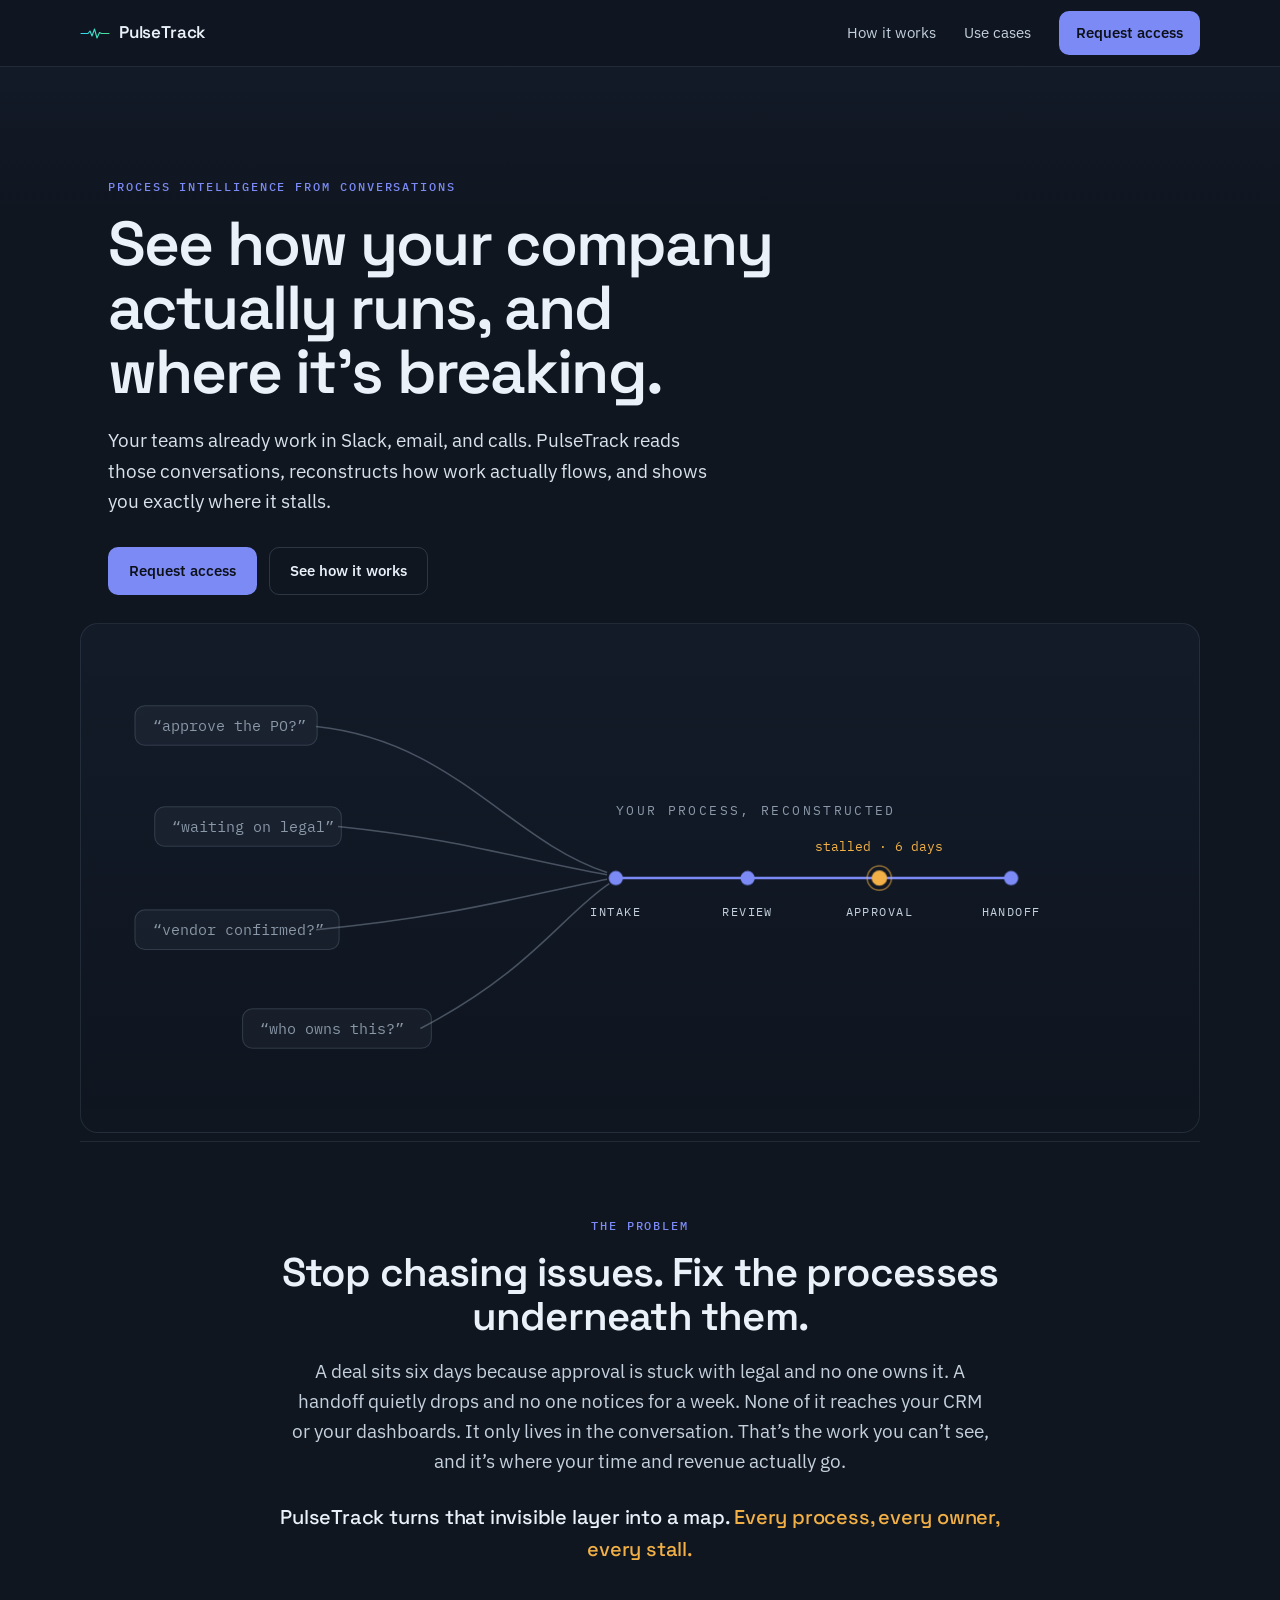
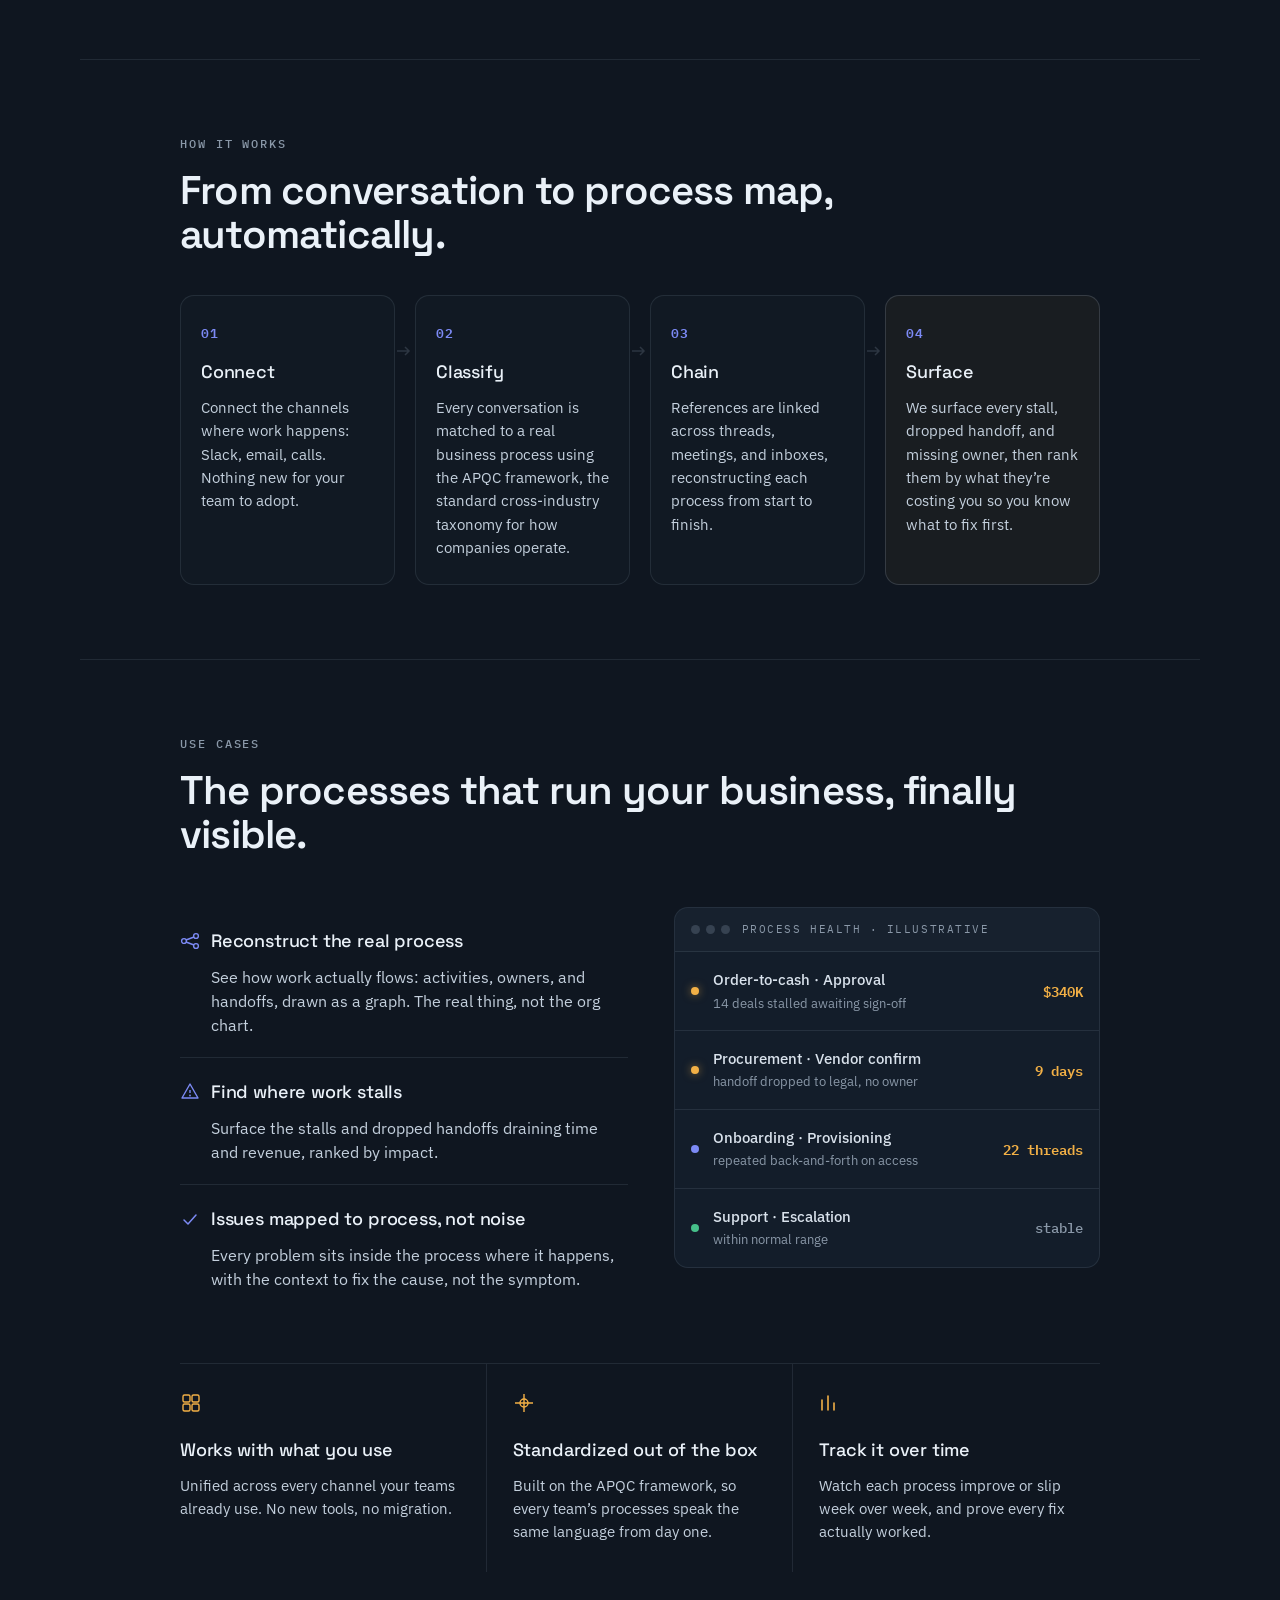
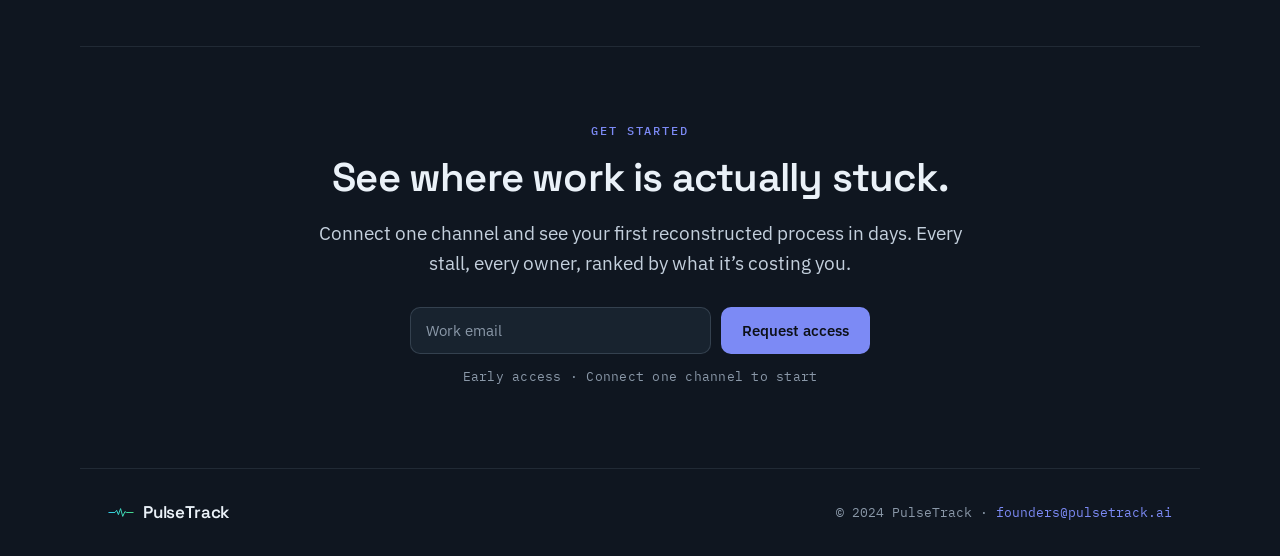
<file: index.html>
<!doctype html><html lang="en"><head><meta charset="utf-8"/><meta name="viewport" content="width=device-width,initial-scale=1"/><meta name="theme-color" content="#0F1620"/><link rel="icon" href="./favicon.ico" sizes="any"/><link rel="icon" type="image/svg+xml" href="./favicon.svg"/><link rel="apple-touch-icon" href="./apple-touch-icon.png"/><link rel="manifest" href="./manifest.json"/><title>PulseTrack — See how your company actually runs</title><meta name="description" content="PulseTrack reconstructs how work actually flows across Slack, email, and calls, then shows you exactly where it stalls. Process intelligence from the conversations your teams already have."/><link rel="canonical" href="https://pulsetrack.ai/"/><meta property="og:type" content="website"/><meta property="og:site_name" content="PulseTrack"/><meta property="og:title" content="See how your company actually runs, and where it's breaking."/><meta property="og:description" content="Process intelligence reconstructed from the conversations your teams already have."/><meta property="og:url" content="https://pulsetrack.ai/"/><meta property="og:image" content="https://pulsetrack.ai/og-image.png"/><meta property="og:image:width" content="1200"/><meta property="og:image:height" content="630"/><meta property="og:image:alt" content="PulseTrack — process intelligence from conversations"/><meta name="twitter:card" content="summary_large_image"/><meta name="twitter:title" content="See how your company actually runs, and where it's breaking."/><meta name="twitter:description" content="Process intelligence reconstructed from the conversations your teams already have."/><meta name="twitter:image" content="https://pulsetrack.ai/og-image.png"/><script defer="defer" src="./static/js/main.edc2a1c2.js"></script><link href="./static/css/main.f822fd43.css" rel="stylesheet"></head><body><noscript>You need to enable JavaScript to run this app.</noscript><div id="root"></div></body></html>
</file>
<file: static/css/main.f822fd43.css>
@import url(https://fonts.googleapis.com/css2?family=Space+Grotesk:wght@400;500;600;700&family=IBM+Plex+Sans:wght@400;450;500;600&family=IBM+Plex+Mono:wght@400;500;600&display=swap);:root{--bg:#0f1620;--bg-2:#131d2a;--surface:#18232f;--line:rgba(166,184,204,.12);--line-2:rgba(166,184,204,.2);--ink:#eaf1f8;--body:#c4d0dd;--body-strong:#d9e2ec;--muted:#8a98a8;--indigo:#7c8af5;--indigo-deep:#6e78f0;--amber:#f2b046;--good:#46c08a;--font-display:"Space Grotesk",system-ui,sans-serif;--font-body:"IBM Plex Sans",system-ui,sans-serif;--font-mono:"IBM Plex Mono",ui-monospace,monospace;--r:14px;--maxw:1120px}*{box-sizing:border-box}html{scroll-behavior:smooth}body{margin:0}.pt-page{-webkit-font-smoothing:antialiased;background:linear-gradient(180deg,rgba(124,138,245,.05),transparent 220px),#0f1620;background:linear-gradient(180deg,rgba(124,138,245,.05),transparent 220px),var(--bg);color:#c4d0dd;color:var(--body);font-family:IBM Plex Sans,system-ui,sans-serif;font-family:var(--font-body);font-size:16px;line-height:1.6;min-height:100vh}.pt-page>*{padding-left:28px;padding-right:28px}a{color:inherit;text-decoration:none}h1{font-size:clamp(36px,5.6vw,62px);letter-spacing:-.03em;line-height:1.03;margin:0 0 22px;max-width:17ch}h1,h2{color:#eaf1f8;color:var(--ink);font-family:Space Grotesk,system-ui,sans-serif;font-family:var(--font-display);font-weight:600}h2{font-size:clamp(27px,3.6vw,40px);letter-spacing:-.02em;line-height:1.1;margin:0 0 18px}h3{color:#eaf1f8;color:var(--ink);font-family:Space Grotesk,system-ui,sans-serif;font-family:var(--font-display);font-size:18px;letter-spacing:-.01em;margin:0 0 9px}.eyebrow,h3{font-weight:500}.eyebrow{color:#8a98a8;color:var(--muted);font-family:IBM Plex Mono,ui-monospace,monospace;font-family:var(--font-mono);font-size:12px;letter-spacing:.16em;margin:0 0 16px;text-transform:uppercase}.eyebrow.c{color:#7c8af5;color:var(--indigo)}header{-webkit-backdrop-filter:blur(12px);backdrop-filter:blur(12px);background:rgba(15,22,32,.72);border-bottom:1px solid rgba(166,184,204,.12);border-bottom:1px solid var(--line);position:-webkit-sticky;position:sticky;top:0;z-index:30}.nav{height:66px;justify-content:space-between;margin:0 auto;max-width:1120px;max-width:var(--maxw)}.mark,.nav{align-items:center;display:flex}.mark{color:#eaf1f8;color:var(--ink);font-family:Space Grotesk,system-ui,sans-serif;font-family:var(--font-display);font-size:17px;font-weight:600;gap:9px;letter-spacing:-.01em}.nav-links{align-items:center;color:#c4d0dd;color:var(--body);display:flex;font-size:15px;gap:28px}.nav-links a:not(.btn):hover{color:#eaf1f8;color:var(--ink)}.btn{align-items:center;border:1px solid transparent;border-radius:10px;cursor:pointer;display:inline-flex;font-family:IBM Plex Sans,system-ui,sans-serif;font-family:var(--font-body);font-size:15px;font-weight:550;justify-content:center;padding:11px 20px;transition:background .16s ease,border-color .16s ease,-webkit-transform .16s ease;transition:transform .16s ease,background .16s ease,border-color .16s ease;transition:transform .16s ease,background .16s ease,border-color .16s ease,-webkit-transform .16s ease}.btn-primary{background:#7c8af5;background:var(--indigo);color:#0c1018}.btn-primary:hover{background:#8d99f7;-webkit-transform:translateY(-1px);transform:translateY(-1px)}.nav-links .btn-primary{padding:9px 16px}.btn-ghost{border-color:rgba(166,184,204,.2);border-color:var(--line-2);color:#eaf1f8;color:var(--ink)}.btn-ghost:hover{background:rgba(166,184,204,.05);border-color:rgba(166,184,204,.4)}.hero{margin:0 auto;max-width:1120px;max-width:var(--maxw);padding:84px 28px 14px;text-align:left}.hero .sub{color:#d9e2ec;color:var(--body-strong);font-size:19px;margin:0 0 30px;max-width:56ch}.cta{display:flex;flex-wrap:wrap;gap:12px}.graph-stage{background:linear-gradient(180deg,rgba(124,138,245,.045),transparent);border:1px solid rgba(166,184,204,.12);border:1px solid var(--line);border-radius:18px;margin:14px auto 8px;max-width:1120px;max-width:var(--maxw);overflow:hidden;padding:18px 10px}.graph-stage svg{display:block;height:auto;width:100%}.conv{fill:none;stroke:rgba(138,152,168,.45);stroke-width:1.4;stroke-dasharray:640;stroke-dashoffset:640;-webkit-animation:draw 1.1s ease forwards;animation:draw 1.1s ease forwards;-webkit-animation-delay:var(--d);animation-delay:var(--d)}.spine-line{fill:none;stroke:#7c8af5;stroke:var(--indigo);stroke-width:2.2;stroke-dasharray:640;stroke-dashoffset:640;-webkit-animation:draw 1s ease forwards;animation:draw 1s ease forwards;-webkit-animation-delay:var(--d);animation-delay:var(--d)}.frag{-webkit-animation:rise .5s ease forwards;animation:rise .5s ease forwards;-webkit-animation-delay:var(--d);animation-delay:var(--d);opacity:0}.frag-box{fill:rgba(166,184,204,.05);stroke:rgba(166,184,204,.2);stroke:var(--line-2);stroke-width:1}.frag-text{font-size:13.5px}.frag-text,.spine-cap{fill:#8a98a8;fill:var(--muted);font-family:IBM Plex Mono,ui-monospace,monospace;font-family:var(--font-mono)}.spine-cap{-webkit-animation:rise .6s ease forwards;animation:rise .6s ease forwards;-webkit-animation-delay:var(--d);animation-delay:var(--d);font-size:12px;letter-spacing:.18em;opacity:0}.node{fill:#7c8af5;fill:var(--indigo);-webkit-animation:pop .42s ease forwards;animation:pop .42s ease forwards;-webkit-animation-delay:var(--d);animation-delay:var(--d);opacity:0}.node.brk{fill:#f2b046;fill:var(--amber)}.ring{fill:none;stroke:#f2b046;stroke:var(--amber);-webkit-animation:pulse 2.6s ease-in-out infinite;animation:pulse 2.6s ease-in-out infinite;opacity:.55}.node-label{fill:#c4d0dd;fill:var(--body);font-size:11px;letter-spacing:.12em}.break-flag,.node-label{text-anchor:middle;-webkit-animation:rise .5s ease forwards;animation:rise .5s ease forwards;-webkit-animation-delay:var(--d);animation-delay:var(--d);font-family:IBM Plex Mono,ui-monospace,monospace;font-family:var(--font-mono);opacity:0}.break-flag{fill:#f2b046;fill:var(--amber);font-size:11.5px}@-webkit-keyframes draw{to{stroke-dashoffset:0}}@keyframes draw{to{stroke-dashoffset:0}}@-webkit-keyframes rise{0%{opacity:0;-webkit-transform:translateY(7px);transform:translateY(7px)}to{opacity:1;-webkit-transform:translateY(0);transform:translateY(0)}}@keyframes rise{0%{opacity:0;-webkit-transform:translateY(7px);transform:translateY(7px)}to{opacity:1;-webkit-transform:translateY(0);transform:translateY(0)}}@-webkit-keyframes pop{0%{opacity:0;-webkit-transform:scale(.4);transform:scale(.4)}to{opacity:1;-webkit-transform:scale(1);transform:scale(1)}}@keyframes pop{0%{opacity:0;-webkit-transform:scale(.4);transform:scale(.4)}to{opacity:1;-webkit-transform:scale(1);transform:scale(1)}}@-webkit-keyframes pulse{0%,to{opacity:.5;-webkit-transform:scale(1);transform:scale(1)}50%{opacity:.1;-webkit-transform:scale(1.4);transform:scale(1.4)}}@keyframes pulse{0%,to{opacity:.5;-webkit-transform:scale(1);transform:scale(1)}50%{opacity:.1;-webkit-transform:scale(1.4);transform:scale(1.4)}}.band{border-top:1px solid rgba(166,184,204,.12);border-top:1px solid var(--line);max-width:1120px;max-width:var(--maxw);padding:74px 28px}.band,.wrap{margin:0 auto}.wrap{max-width:920px}.wrap.center{max-width:740px;text-align:center}.lead{color:#c4d0dd;color:var(--body);font-size:18.5px;line-height:1.62;max-width:64ch}.wrap.center .lead{margin-left:auto;margin-right:auto}.emphasis{color:#eaf1f8;color:var(--ink);font-family:Space Grotesk,system-ui,sans-serif;font-family:var(--font-display);font-size:20px;font-weight:500;letter-spacing:-.01em;margin-top:24px}.hl{color:#f2b046;color:var(--amber)}.steps4{grid-gap:20px;display:grid;gap:20px;grid-template-columns:repeat(4,1fr);margin-top:38px}.stepc{background:rgba(166,184,204,.018);border:1px solid rgba(166,184,204,.12);border:1px solid var(--line);border-radius:14px;border-radius:var(--r);padding:24px 20px;position:relative}.stepc .k{color:#7c8af5;color:var(--indigo);font-family:IBM Plex Mono,ui-monospace,monospace;font-family:var(--font-mono);font-size:13px;font-weight:600;letter-spacing:.04em}.stepc h3{margin-top:12px}.stepc p{color:#c4d0dd;color:var(--body);font-size:15px;line-height:1.56;margin:0}.conn{color:rgba(166,184,204,.2);color:var(--line-2);position:absolute;right:-18px;top:46px;z-index:2}.steps4 .stepc:last-child{background:rgba(242,176,70,.045);border-color:rgba(166,184,204,.2);border-color:var(--line-2)}.split{grid-gap:46px;align-items:start;display:grid;gap:46px;grid-template-columns:1.05fr 1fr}.feat{border-bottom:1px solid rgba(166,184,204,.12);border-bottom:1px solid var(--line);padding:20px 0}.feat:last-child{border-bottom:0}.feat h3{align-items:center;display:flex;gap:11px}.feat .ic{color:#7c8af5;color:var(--indigo);flex:none}.feat p{color:#c4d0dd;color:var(--body);font-size:15.5px;line-height:1.56;margin:0;padding-left:31px}.panel{background:#131d2a;background:var(--bg-2);border:1px solid rgba(166,184,204,.12);border:1px solid var(--line);border-radius:14px;border-radius:var(--r);overflow:hidden}.panel-bar{align-items:center;background:rgba(166,184,204,.025);border-bottom:1px solid rgba(166,184,204,.12);border-bottom:1px solid var(--line);display:flex;gap:12px;padding:13px 16px}.dots{display:flex;gap:6px}.dots i{background:rgba(166,184,204,.22);border-radius:50%;height:9px;width:9px}.ttl{color:#8a98a8;color:var(--muted);font-family:IBM Plex Mono,ui-monospace,monospace;font-family:var(--font-mono);font-size:11px;letter-spacing:.14em}.row{align-items:center;border-bottom:1px solid rgba(166,184,204,.12);border-bottom:1px solid var(--line);display:flex;gap:14px;padding:16px}.row:last-child{border-bottom:0}.sev{border-radius:50%;flex:none;height:8px;width:8px}.sev.hi{background:#f2b046;background:var(--amber);box-shadow:0 0 9px rgba(242,176,70,.55)}.sev.md{background:#7c8af5;background:var(--indigo)}.sev.lo{background:#46c08a;background:var(--good)}.meta{flex:1 1;min-width:0}.proc{color:#d9e2ec;color:var(--body-strong);font-size:14.5px;font-weight:500}.subt{color:#8a98a8;color:var(--muted);font-size:13px;margin-top:2px}.val{color:#f2b046;color:var(--amber);font-family:IBM Plex Mono,ui-monospace,monospace;font-family:var(--font-mono);font-size:14px;font-weight:600}.val.dim{color:#8a98a8;color:var(--muted);font-weight:500}.cards{grid-gap:0;border-top:1px solid rgba(166,184,204,.12);border-top:1px solid var(--line);display:grid;gap:0;grid-template-columns:repeat(3,1fr);margin-top:52px}.card{border-right:1px solid rgba(166,184,204,.12);border-right:1px solid var(--line);padding:28px 26px 28px 0}.card:last-child{border-right:0}.cards .card:not(:first-child){padding-left:26px}.card .ic{color:#f2b046;color:var(--amber);margin-bottom:14px}.card p{color:#c4d0dd;color:var(--body);font-size:15px;line-height:1.56;margin:0}.closing .wrap{max-width:680px;text-align:center}.form{display:flex;gap:10px;margin:28px auto 12px;max-width:460px}.form input{background:#18232f;background:var(--surface);border:1px solid rgba(166,184,204,.2);border:1px solid var(--line-2);border-radius:10px;color:#eaf1f8;color:var(--ink);flex:1 1;font-family:IBM Plex Sans,system-ui,sans-serif;font-family:var(--font-body);font-size:15px;padding:13px 15px}.form input::-webkit-input-placeholder{color:#8a98a8;color:var(--muted)}.form input::placeholder{color:#8a98a8;color:var(--muted)}.form input:focus{border-color:#7c8af5;border-color:var(--indigo);box-shadow:0 0 0 3px rgba(124,138,245,.18);outline:none}.fineprint{color:#8a98a8;color:var(--muted);font-family:IBM Plex Mono,ui-monospace,monospace;font-family:var(--font-mono);font-size:12.5px;letter-spacing:.02em;margin:0}footer{border-top:1px solid rgba(166,184,204,.12);border-top:1px solid var(--line);margin:8px auto 0;max-width:1120px;max-width:var(--maxw)}.foot{align-items:center;display:flex;flex-wrap:wrap;gap:14px;justify-content:space-between;padding:30px 0}.foot-r{color:#8a98a8;color:var(--muted);font-family:IBM Plex Mono,ui-monospace,monospace;font-family:var(--font-mono);font-size:12.5px}.btn:focus-visible,a:focus-visible,input:focus-visible{outline:2px solid #7c8af5;outline:2px solid var(--indigo);outline-offset:3px}@media (prefers-reduced-motion:reduce){*{-webkit-animation:none!important;animation:none!important;transition:none!important}.conv,.spine-line{stroke-dashoffset:0}.break-flag,.frag,.node,.node-label,.spine-cap{opacity:1}}@media (max-width:860px){.split{gap:32px;grid-template-columns:1fr}.steps4{grid-template-columns:1fr 1fr}.conn{display:none}.cards{grid-template-columns:1fr}.card{border-bottom:1px solid rgba(166,184,204,.12);border-bottom:1px solid var(--line);border-right:0;padding:24px 0}.cards .card:not(:first-child){padding-left:0}.card:last-child{border-bottom:0}}@media (max-width:560px){.nav-links a:not(.btn){display:none}.steps4{grid-template-columns:1fr}.hero{padding-top:60px}}.form-err{color:#f2b046;color:var(--amber);font-size:14px;margin:10px 0 0;text-align:center}.form-done{background:rgba(70,192,138,.07);border:1px solid rgba(166,184,204,.2);border:1px solid var(--line-2);border-radius:14px;border-radius:var(--r);margin:28px auto 12px;max-width:460px;padding:20px 22px;text-align:center}.form-done-t{color:#eaf1f8;color:var(--ink);font-family:Space Grotesk,system-ui,sans-serif;font-family:var(--font-display);font-size:18px;font-weight:500;margin:0 0 4px}.form-done-s{color:#c4d0dd;color:var(--body);font-size:14.5px;margin:0}.foot-mail{color:#7c8af5;color:var(--indigo)}.foot-mail:hover{color:#eaf1f8;color:var(--ink);text-decoration:underline}
/*# sourceMappingURL=main.f822fd43.css.map*/
</file>
